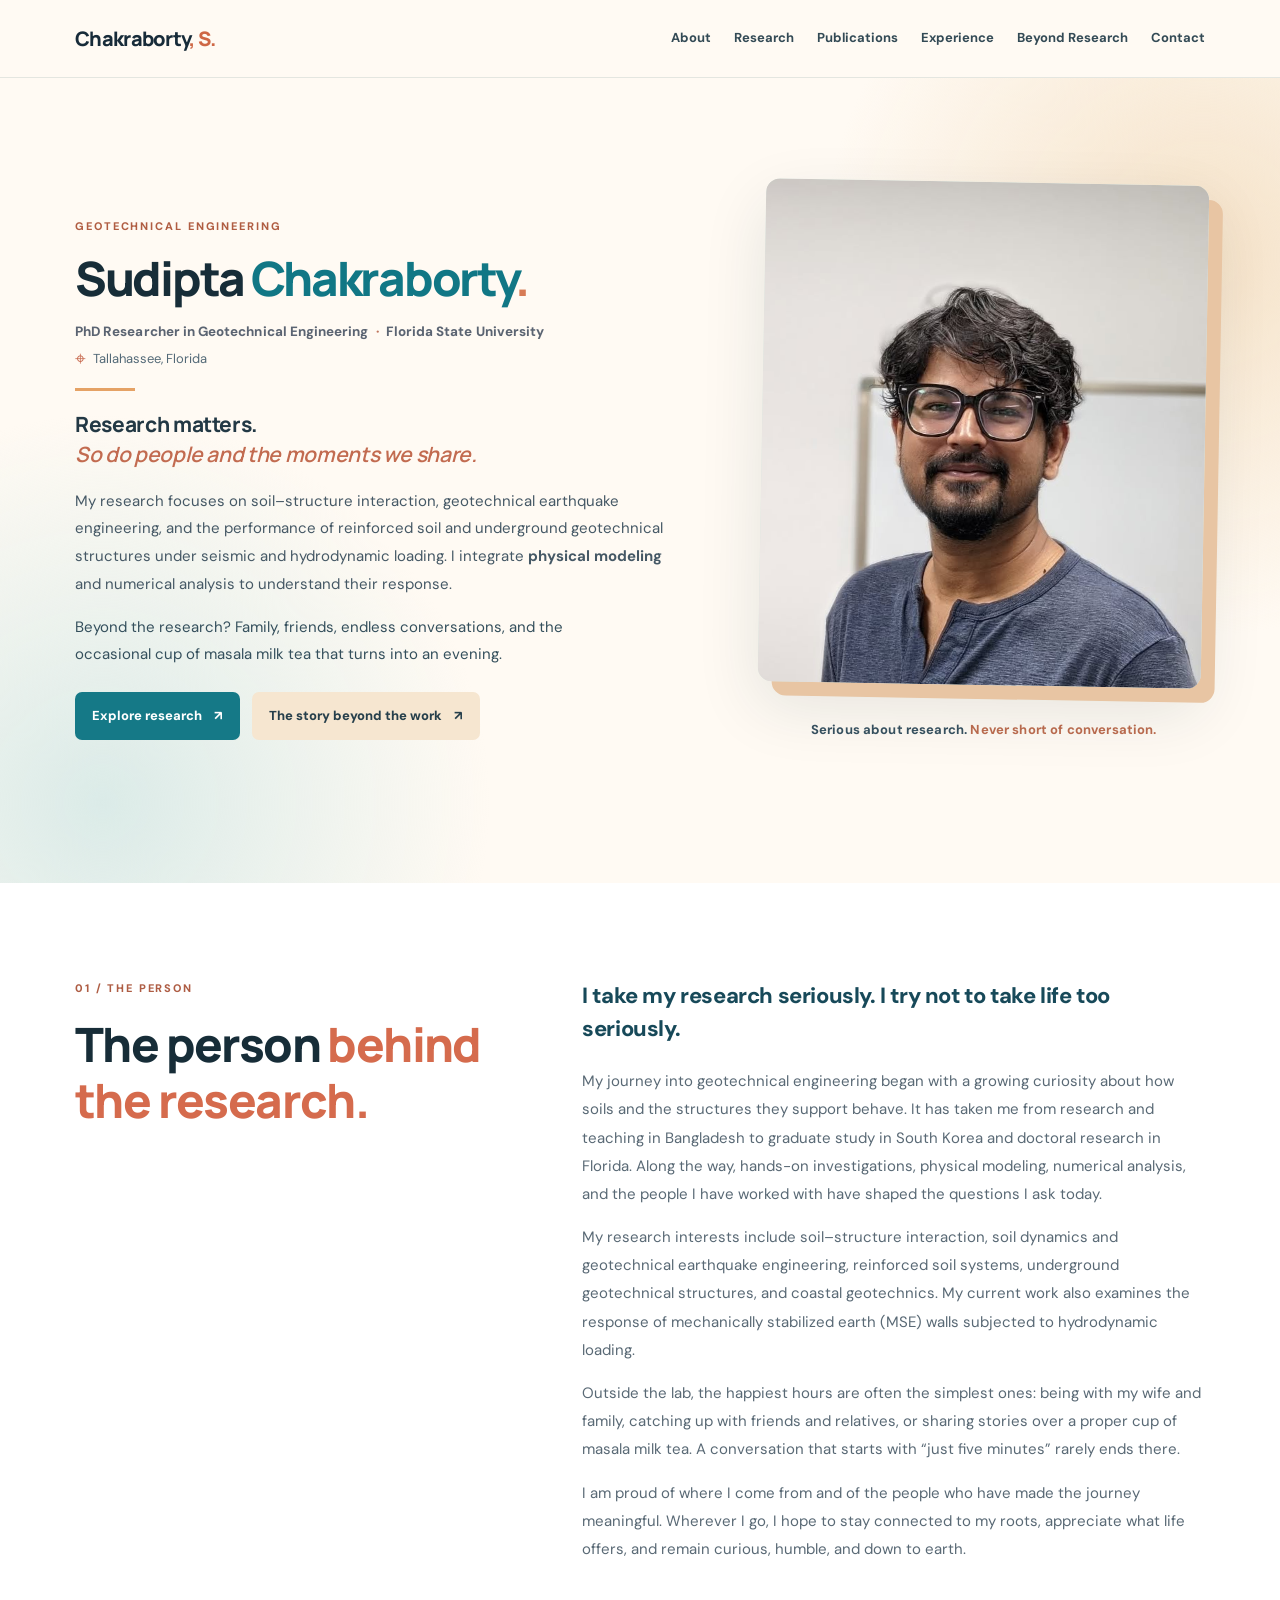
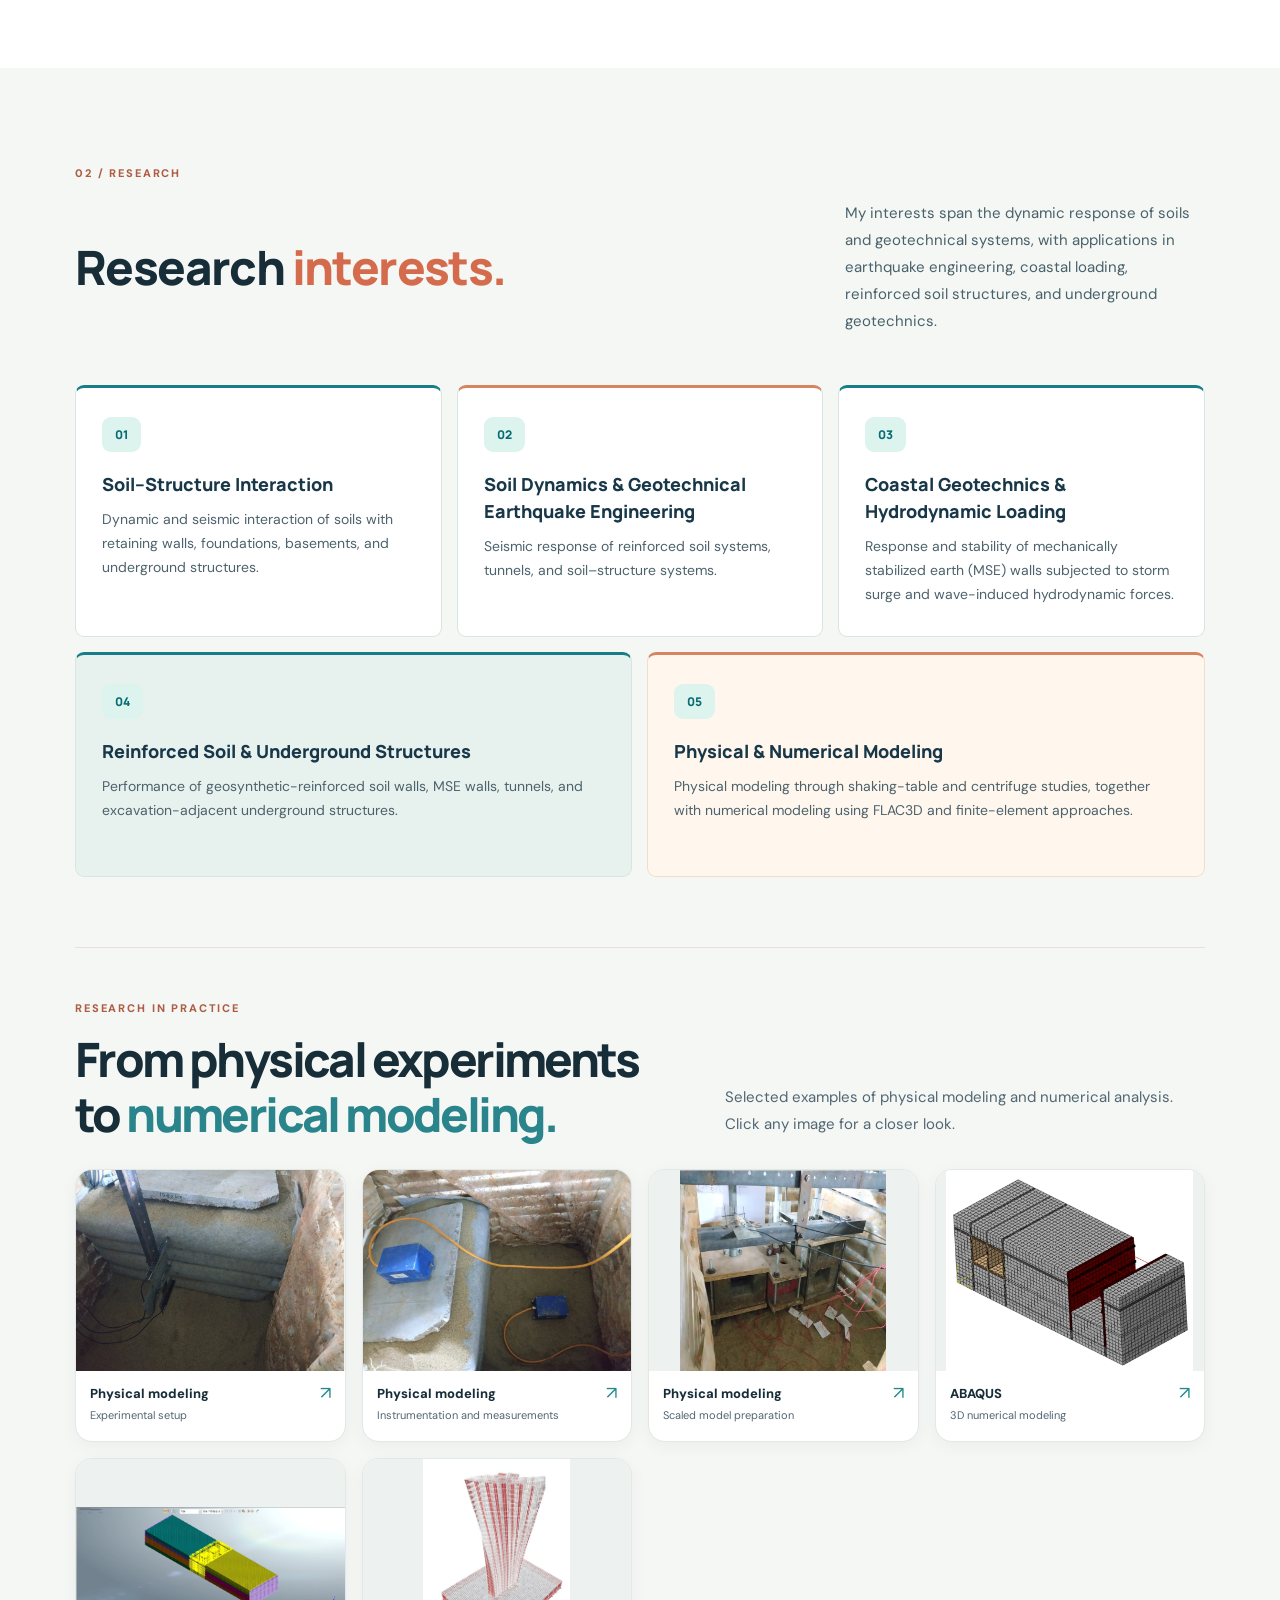
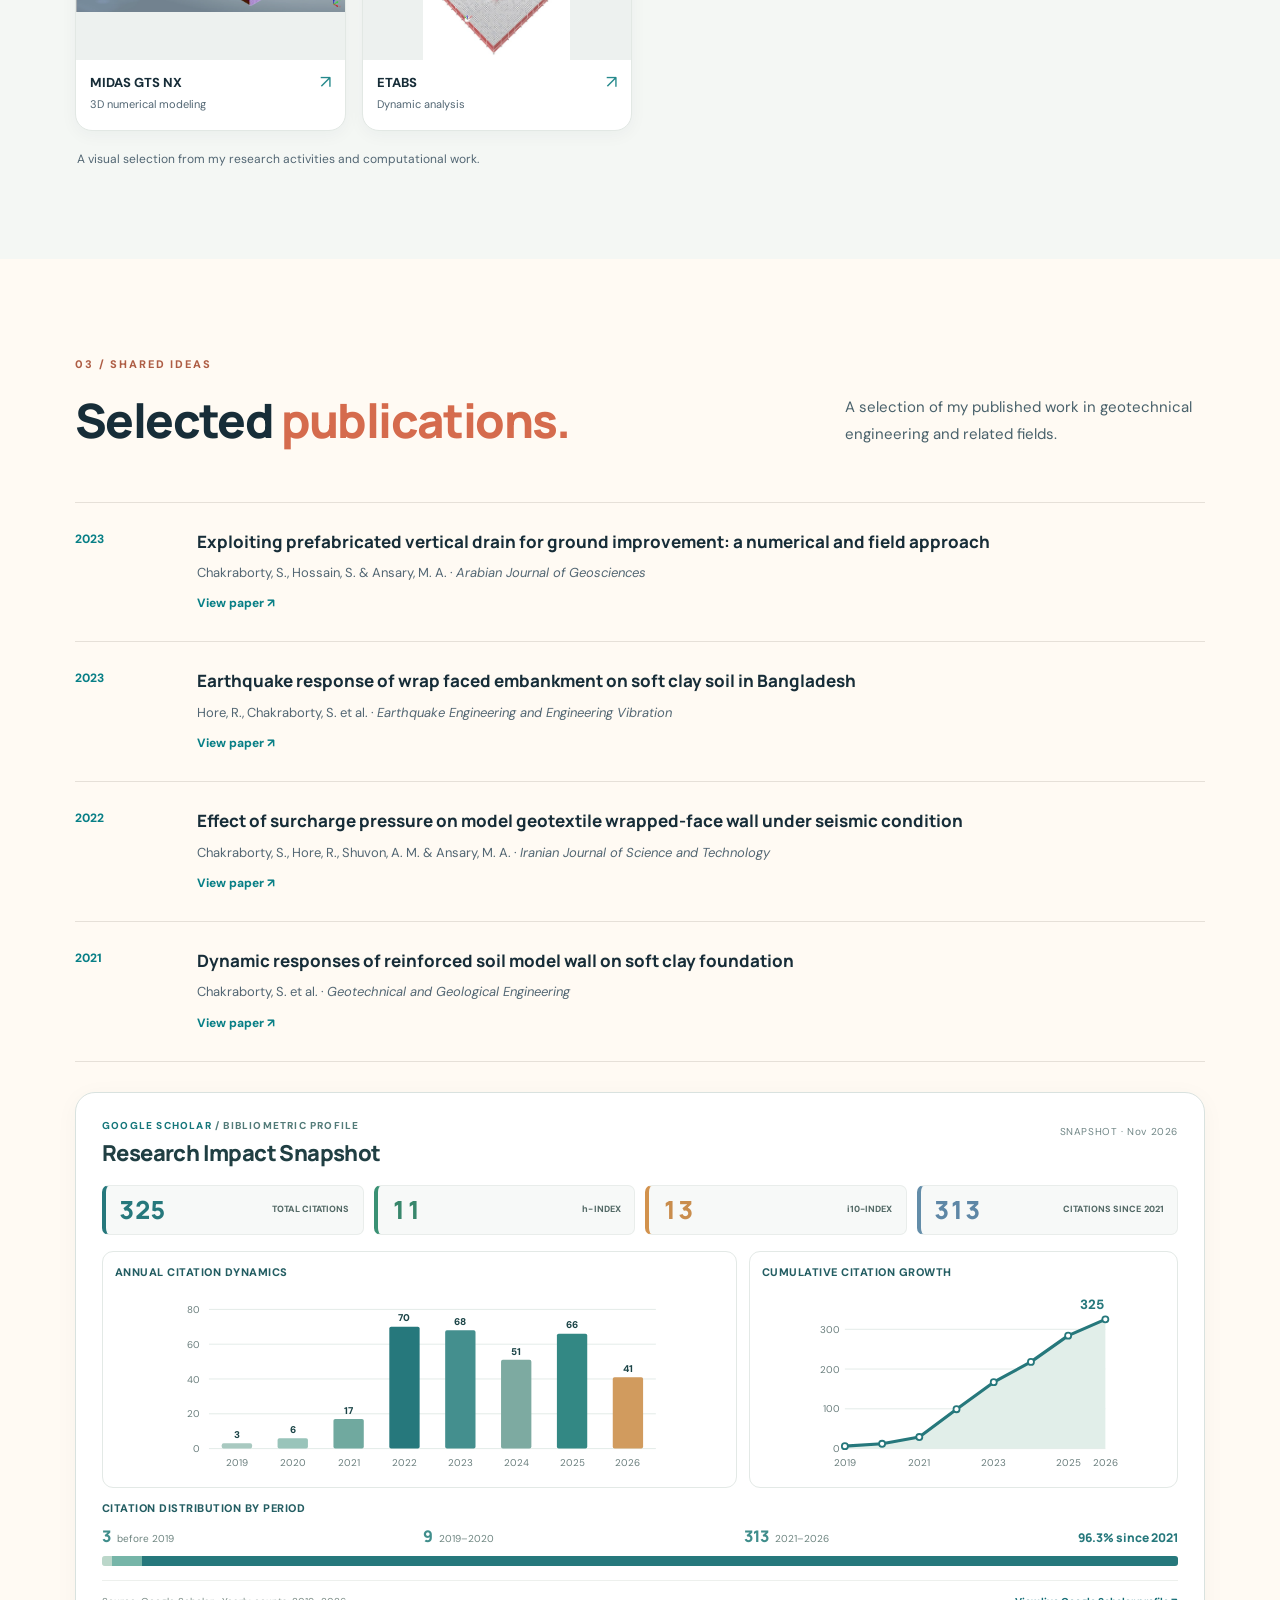
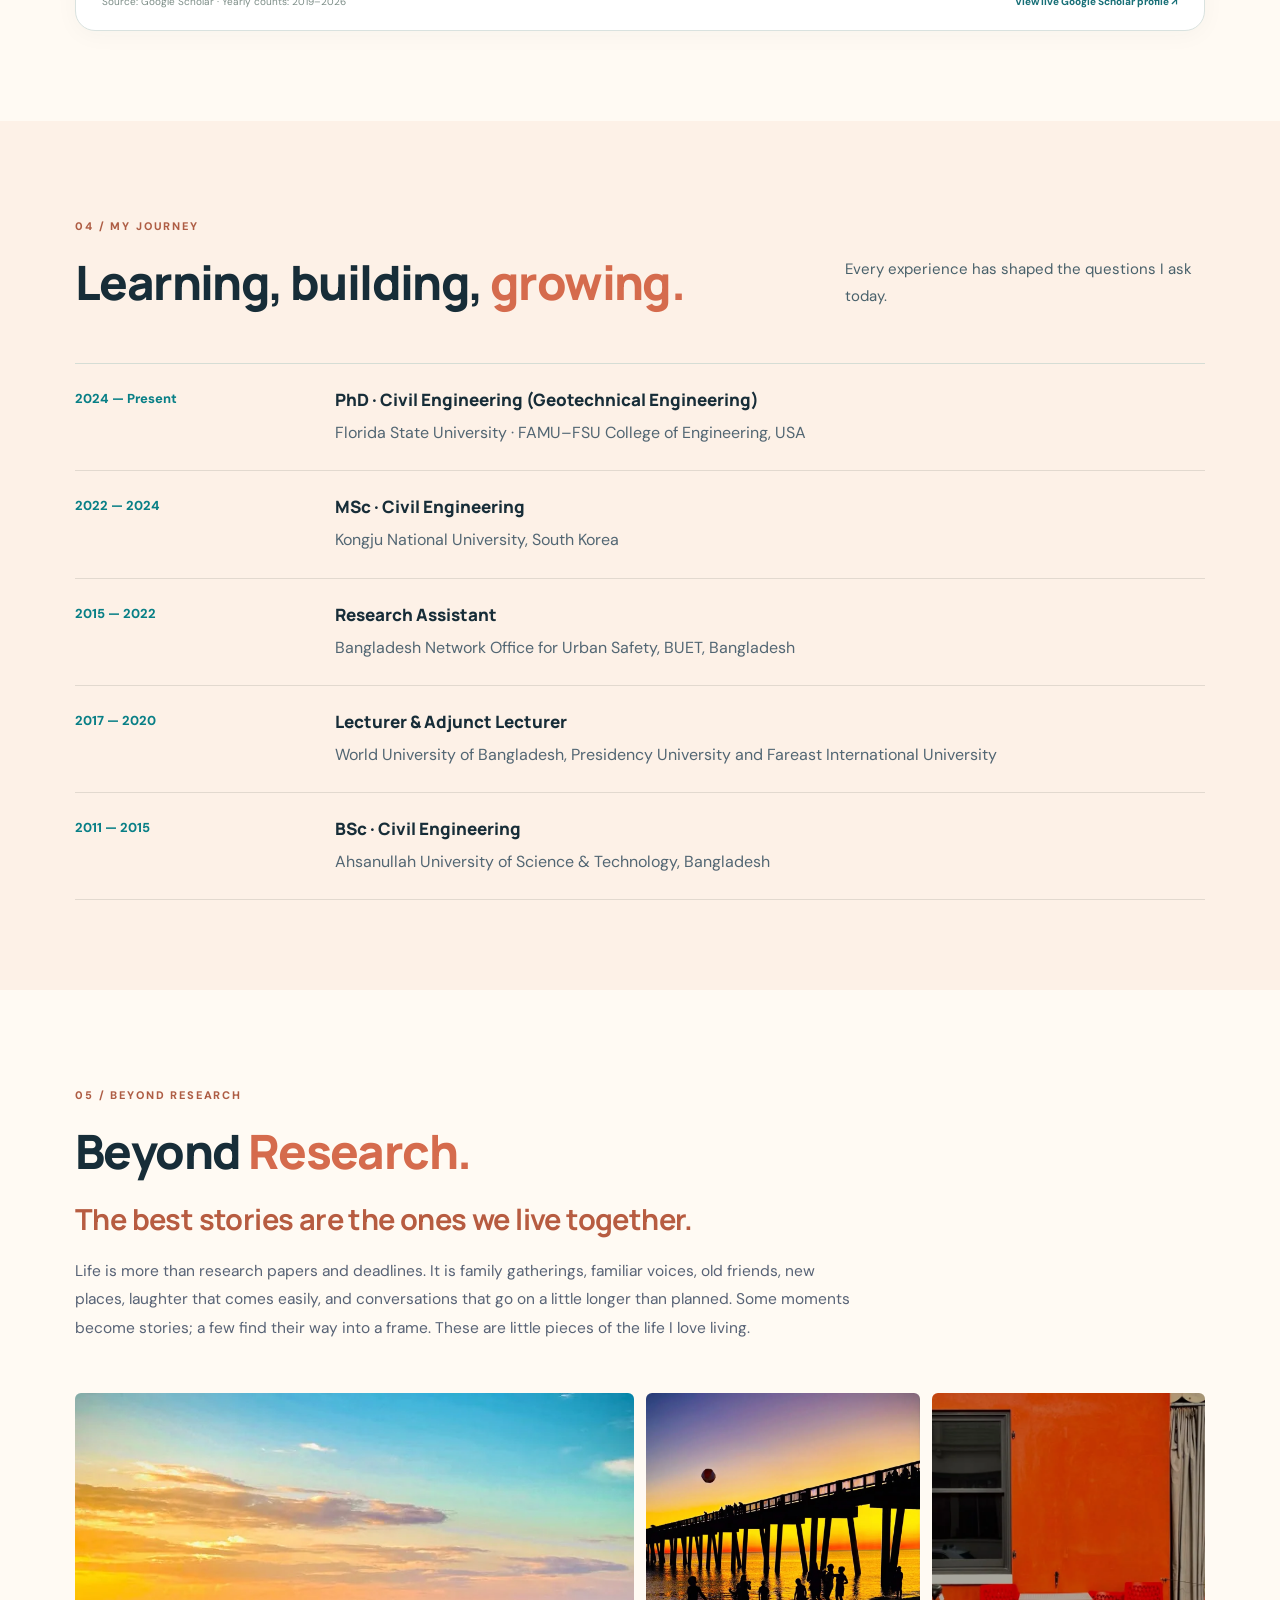
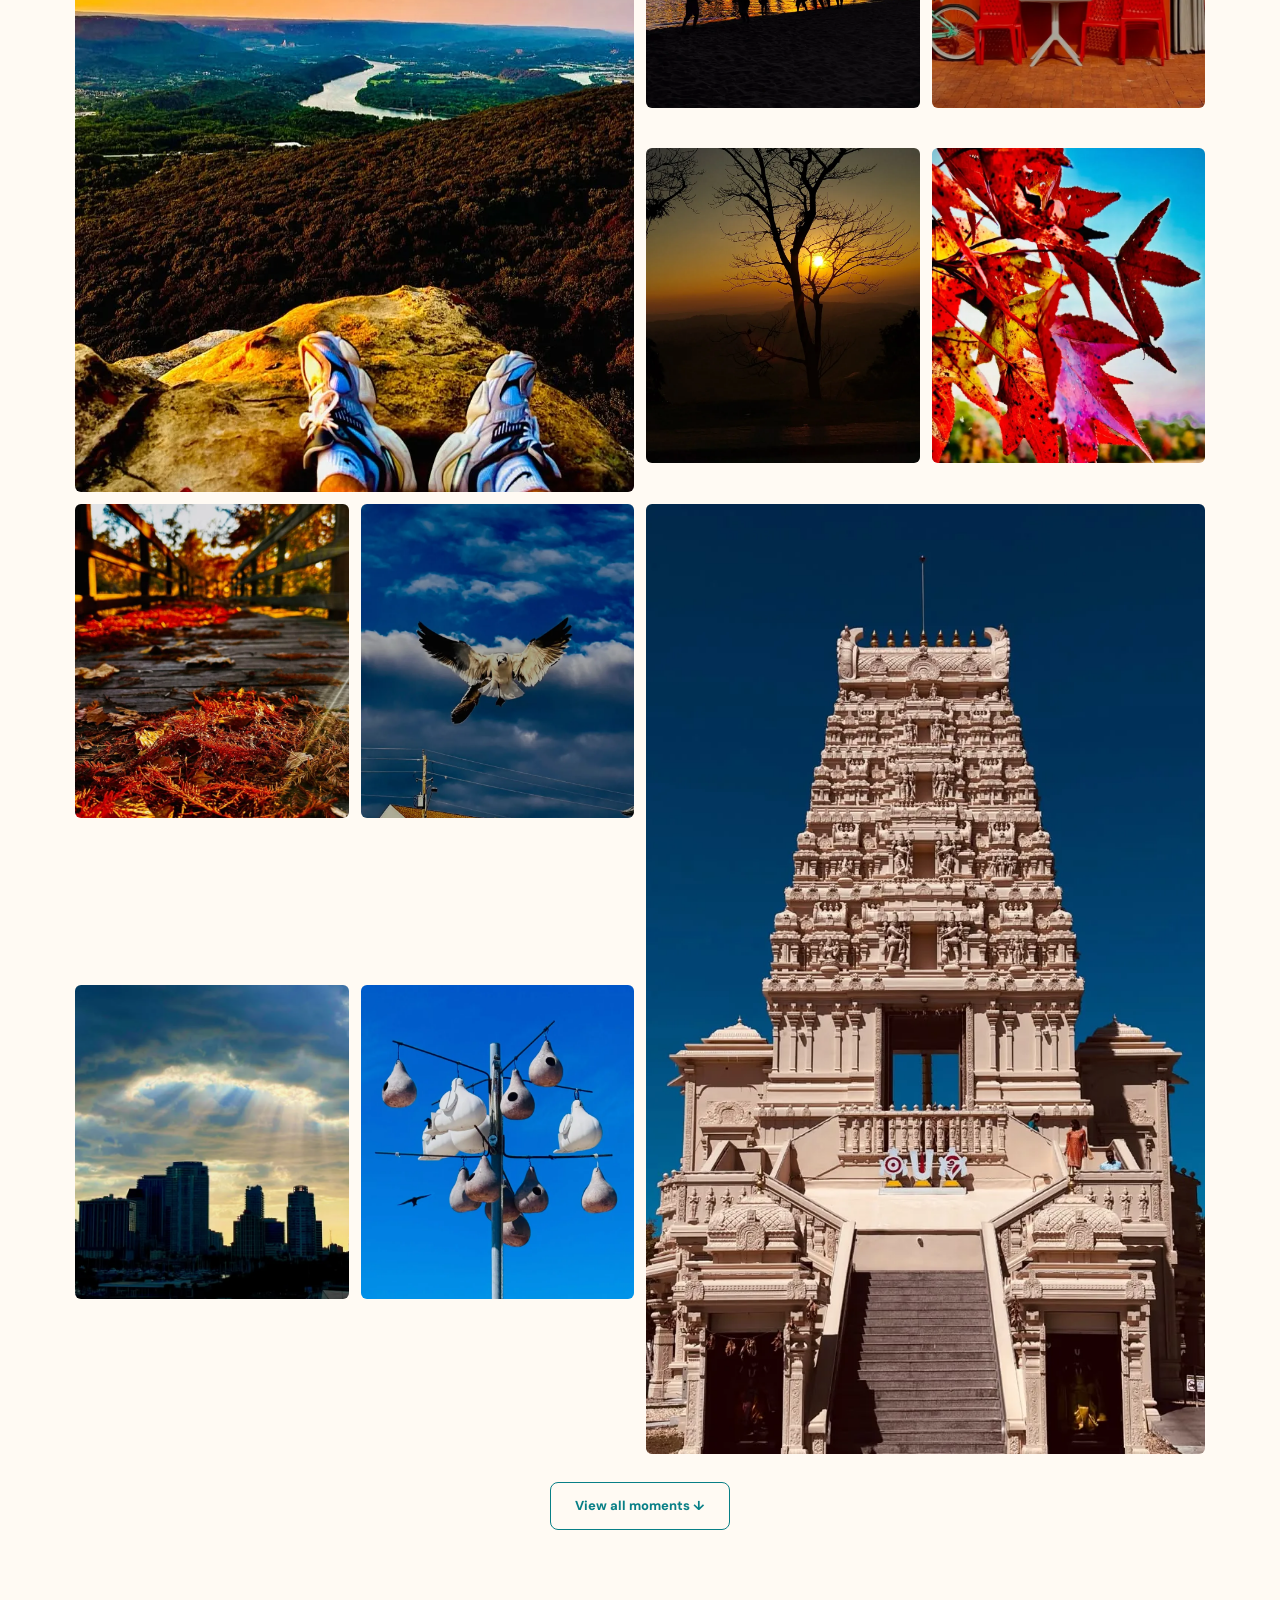
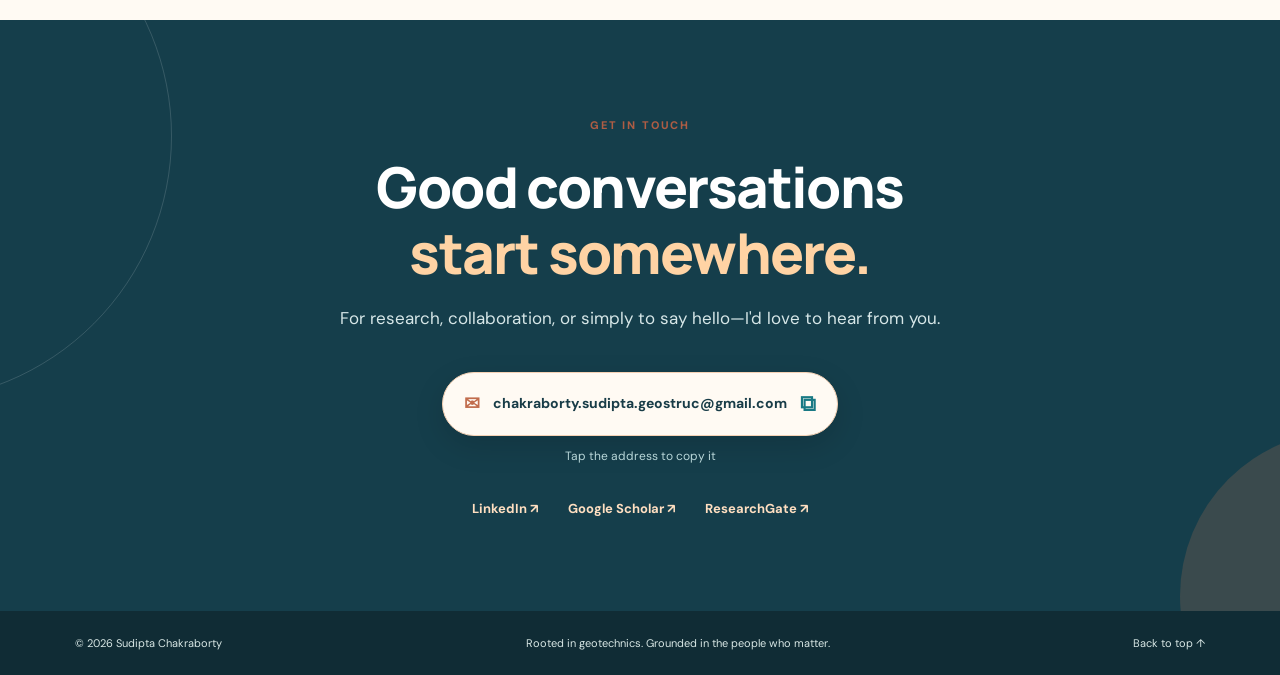
<file: index.html>
<!DOCTYPE html>

<html lang="en"><head>
<!-- Google Analytics 4 -->
<script async src="https://www.googletagmanager.com/gtag/js?id=G-PZC6RPBNGX"></script>
<script>
  window.dataLayer = window.dataLayer || [];
  function gtag(){dataLayer.push(arguments);}
  gtag('js', new Date());
  gtag('config', 'G-PZC6RPBNGX');
</script>
  <meta charset="utf-8"/><meta content="width=device-width,initial-scale=1" name="viewport"/><meta content="Sudipta Chakraborty — geotechnical engineering PhD researcher studying soil–structure interaction, reinforced soil systems, and seismic and hydrodynamic loading." name="description"/><title>Sudipta Chakraborty | Geotechnical Engineering</title><link href="https://fonts.googleapis.com" rel="preconnect"/><link crossorigin="" href="https://fonts.gstatic.com" rel="preconnect"/><link href="https://fonts.googleapis.com/css2?family=DM+Sans:wght@400;500;600;700&amp;family=Manrope:wght@400;500;600;700;800&amp;display=swap" rel="stylesheet"/><link href="style.css" rel="stylesheet"/></head><body>
<header class="site-header"><div class="wrap nav"><a class="brand" href="#top">Chakraborty<span class="dot">, S.</span></a><button aria-expanded="false" aria-label="Toggle menu" class="menu-toggle" type="button">☰</button><nav aria-label="Main navigation" class="nav-links"><a href="#about">About</a><a href="#research">Research</a><a href="#publications">Publications</a><a href="#experience">Experience</a><a href="#beyond">Beyond Research</a><a href="#contact">Contact</a></nav></div></header>
<main id="top"><section class="hero"><div class="wrap hero-grid"><div><span class="eyebrow">GEOTECHNICAL ENGINEERING</span>
<h1>Sudipta <em>Chakraborty</em><span class="name-period">.</span></h1>
<p class="role">PhD Researcher in Geotechnical Engineering <span class="role-separator">·</span> Florida State University</p><p class="hero-location"><span aria-hidden="true" class="location-pin">⌖</span> Tallahassee, Florida</p>
<div class="hero-separator"></div>
<p class="hero-hook">Research matters.<br/><i>So do people and the moments we share.</i></p>
<p class="lead">My research focuses on soil–structure interaction, geotechnical earthquake engineering, and the performance of reinforced soil and underground geotechnical structures under seismic and hydrodynamic loading. I integrate <strong>physical modeling</strong> and numerical analysis to understand their response.</p>
<p class="hero-human">Beyond the research? Family, friends, endless conversations, and the occasional cup of masala milk tea that turns into an evening.</p>
<div class="actions"><a class="btn primary" href="#research">Explore research <span>↗</span></a><a class="btn secondary" href="#about">The story beyond the work <span>↗</span></a></div></div><div class="hero-picture"><div class="hero-photo"><img alt="Portrait of Sudipta Chakraborty" src="assets/portrait.jpg"/></div><span class="portrait-caption">Serious about research. <i>Never short of conversation.</i></span></div></div></section>
<section class="section about-section" id="about"><div class="wrap two-col"><div><span class="eyebrow">01 / THE PERSON</span><h2>The person <i>behind the research.</i></h2></div><div><p class="large-copy">I take my research seriously. I try not to take life too seriously.</p>
<p>My journey into geotechnical engineering began with a growing curiosity about how soils and the structures they support behave. It has taken me from research and teaching in Bangladesh to graduate study in South Korea and doctoral research in Florida. Along the way, hands-on investigations, physical modeling, numerical analysis, and the people I have worked with have shaped the questions I ask today.</p>
<p>My research interests include soil–structure interaction, soil dynamics and geotechnical earthquake engineering, reinforced soil systems, underground geotechnical structures, and coastal geotechnics. My current work also examines the response of mechanically stabilized earth (MSE) walls subjected to hydrodynamic loading.</p>
<p>Outside the lab, the happiest hours are often the simplest ones: being with my wife and family, catching up with friends and relatives, or sharing stories over a proper cup of masala milk tea. A conversation that starts with “just five minutes” rarely ends there.</p>
<p>I am proud of where I come from and of the people who have made the journey meaningful. Wherever I go, I hope to stay connected to my roots, appreciate what life offers, and remain curious, humble, and down to earth.</p></div></div></section>
<section class="section paper-section" id="research"><div class="wrap"><span class="eyebrow">02 / RESEARCH</span><div class="section-head"><h2>Research <i>interests.</i></h2><p>My interests span the dynamic response of soils and geotechnical systems, with applications in earthquake engineering, coastal loading, reinforced soil structures, and underground geotechnics.</p></div><div class="research-grid"><article class="research-card"><span class="card-icon">01</span><h3>Soil–Structure Interaction</h3><p>Dynamic and seismic interaction of soils with retaining walls, foundations, basements, and underground structures.</p></article><article class="research-card"><span class="card-icon">02</span><h3>Soil Dynamics &amp; Geotechnical Earthquake Engineering</h3><p>Seismic response of reinforced soil systems, tunnels, and soil–structure systems.</p></article><article class="research-card"><span class="card-icon">03</span><h3>Coastal Geotechnics &amp; Hydrodynamic Loading</h3><p>Response and stability of mechanically stabilized earth (MSE) walls subjected to storm surge and wave-induced hydrodynamic forces.</p></article><article class="research-card"><span class="card-icon">04</span><h3>Reinforced Soil &amp; Underground Structures</h3><p>Performance of geosynthetic-reinforced soil walls, MSE walls, tunnels, and excavation-adjacent underground structures.</p></article><article class="research-card"><span class="card-icon">05</span><h3>Physical &amp; Numerical Modeling</h3><p>Physical modeling through shaking-table and centrifuge studies, together with numerical modeling using FLAC3D and finite-element approaches.</p></article></div><div class="research-showcase" id="research-photos"><div class="showcase-heading"><div><span class="eyebrow">RESEARCH IN PRACTICE</span><h3>From physical experiments to <i>numerical modeling.</i></h3></div><p>Selected examples of physical modeling and numerical analysis. Click any image for a closer look.</p></div><div class="research-photo-grid"><a aria-label="View Physical modeling experimental setup" class="research-photo" href="assets/research/research-01.webp" rel="noopener" target="_blank"><span class="research-photo-image"><img alt="Physical modeling experimental setup" decoding="async" loading="lazy" src="assets/research/research-01.webp"/></span><span class="research-photo-meta"><strong>Physical modeling</strong><small>Experimental setup</small></span><span aria-hidden="true" class="research-expand">↗</span></a><a aria-label="View Physical modeling instrumentation and measurements" class="research-photo" href="assets/research/research-02.webp" rel="noopener" target="_blank"><span class="research-photo-image"><img alt="Physical modeling instrumentation and measurements" decoding="async" loading="lazy" src="assets/research/research-02.webp"/></span><span class="research-photo-meta"><strong>Physical modeling</strong><small>Instrumentation and measurements</small></span><span aria-hidden="true" class="research-expand">↗</span></a><a aria-label="View Physical modeling scaled model preparation" class="research-photo" href="assets/research/research-03.webp" rel="noopener" target="_blank"><span class="research-photo-image"><img alt="Physical modeling scaled model preparation" decoding="async" loading="lazy" src="assets/research/research-03.webp"/></span><span class="research-photo-meta"><strong>Physical modeling</strong><small>Scaled model preparation</small></span><span aria-hidden="true" class="research-expand">↗</span></a><a aria-label="View ABAQUS three-dimensional numerical model" class="research-photo" href="assets/research/research-04.webp" rel="noopener" target="_blank"><span class="research-photo-image"><img alt="ABAQUS three-dimensional numerical model" decoding="async" loading="lazy" src="assets/research/research-04.webp"/></span><span class="research-photo-meta"><strong>ABAQUS</strong><small>3D numerical modeling</small></span><span aria-hidden="true" class="research-expand">↗</span></a><a aria-label="View MIDAS GTS NX three-dimensional numerical model" class="research-photo" href="assets/research/research-05.webp" rel="noopener" target="_blank"><span class="research-photo-image"><img alt="MIDAS GTS NX three-dimensional numerical model" decoding="async" loading="lazy" src="assets/research/research-05.webp"/></span><span class="research-photo-meta"><strong>MIDAS GTS NX</strong><small>3D numerical modeling</small></span><span aria-hidden="true" class="research-expand">↗</span></a><a aria-label="View ETABS dynamic analysis model" class="research-photo" href="assets/research/research-08.webp" rel="noopener" target="_blank"><span class="research-photo-image"><img alt="ETABS dynamic analysis model" decoding="async" loading="lazy" src="assets/research/research-08.webp"/></span><span class="research-photo-meta"><strong>ETABS</strong><small>Dynamic analysis</small></span><span aria-hidden="true" class="research-expand">↗</span></a></div><p class="showcase-footnote">A visual selection from my research activities and computational work.</p></div></div></section>
<section class="section" id="publications"><div class="wrap"><span class="eyebrow">03 / SHARED IDEAS</span><div class="section-head"><h2>Selected <i>publications.</i></h2><p>A selection of my published work in geotechnical engineering and related fields.</p></div><div class="publications">
<article class="pub"><span class="pub-year">2023</span><div><h3>Exploiting prefabricated vertical drain for ground improvement: a numerical and field approach</h3><p>Chakraborty, S., Hossain, S. &amp; Ansary, M. A. · <i>Arabian Journal of Geosciences</i></p><a href="https://doi.org/10.1007/s12517-023-11528-5" rel="noopener" target="_blank">View paper ↗</a></div></article>
<article class="pub"><span class="pub-year">2023</span><div><h3>Earthquake response of wrap faced embankment on soft clay soil in Bangladesh</h3><p>Hore, R., Chakraborty, S. et al. · <i>Earthquake Engineering and Engineering Vibration</i></p><a href="https://doi.org/10.1007/s11803-023-2194-8" rel="noopener" target="_blank">View paper ↗</a></div></article>
<article class="pub"><span class="pub-year">2022</span><div><h3>Effect of surcharge pressure on model geotextile wrapped-face wall under seismic condition</h3><p>Chakraborty, S., Hore, R., Shuvon, A. M. &amp; Ansary, M. A. · <i>Iranian Journal of Science and Technology</i></p><a href="https://doi.org/10.1007/s40996-022-00900-2" rel="noopener" target="_blank">View paper ↗</a></div></article>
<article class="pub"><span class="pub-year">2021</span><div><h3>Dynamic responses of reinforced soil model wall on soft clay foundation</h3><p>Chakraborty, S. et al. · <i>Geotechnical and Geological Engineering</i></p><a href="https://doi.org/10.1007/s10706-020-01665-z" rel="noopener" target="_blank">View paper ↗</a></div></article></div>
<!-- Research Impact Snapshot: all figures reflect the Google Scholar source shown below. -->
<aside class="sci-panel" aria-label="Research Impact Snapshot">
  <div class="sci-head"><div><p class="sci-overline">GOOGLE SCHOLAR <span>/ BIBLIOMETRIC PROFILE</span></p><h3>Research Impact Snapshot</h3></div><span class="sci-date" id="sciDate">SNAPSHOT · Nov 2026</span></div>
  <div class="sci-metrics">
    <div class="sci-metric sci-metric-a"><strong id="sciTotal">325</strong><span>TOTAL CITATIONS</span></div>
    <div class="sci-metric sci-metric-b"><strong id="sciH">11</strong><span>h-INDEX</span></div>
    <div class="sci-metric sci-metric-c"><strong id="sciI10">13</strong><span>i10-INDEX</span></div>
    <div class="sci-metric sci-metric-d"><strong id="sciSince">313</strong><span>CITATIONS SINCE 2021</span></div>
  </div>
  <div class="sci-charts">
    <section class="sci-chart-box sci-annual"><div class="sci-chart-title">Annual Citation Dynamics </div><div id="sciBars"><svg class="sci-svg" viewBox="0 0 560 213" role="img" aria-label="Annual citations: 2019: 3, 2020: 6, 2021: 17, 2022: 70, 2023: 68, 2024: 51, 2025: 66, 2026: 41" xmlns="http://www.w3.org/2000/svg"><line x1="44" x2="545" y1="180.0" y2="180.0" class="sci-grid-line"/><text x="34" y="184.0" text-anchor="end" class="sci-tick">0</text><line x1="44" x2="545" y1="141.0" y2="141.0" class="sci-grid-line"/><text x="34" y="145.0" text-anchor="end" class="sci-tick">20</text><line x1="44" x2="545" y1="102.0" y2="102.0" class="sci-grid-line"/><text x="34" y="106.0" text-anchor="end" class="sci-tick">40</text><line x1="44" x2="545" y1="63.0" y2="63.0" class="sci-grid-line"/><text x="34" y="67.0" text-anchor="end" class="sci-tick">60</text><line x1="44" x2="545" y1="24.0" y2="24.0" class="sci-grid-line"/><text x="34" y="28.0" text-anchor="end" class="sci-tick">80</text><rect x="58.3" y="174.2" width="34" height="5.8" rx="2" fill="#a8c9c0"/><text x="75.3" y="168.2" text-anchor="middle" class="sci-value">3</text><text x="75.3" y="200" text-anchor="middle" class="sci-year">2019</text><rect x="120.9" y="168.3" width="34" height="11.7" rx="2" fill="#99c4ba"/><text x="137.9" y="162.3" text-anchor="middle" class="sci-value">6</text><text x="137.9" y="200" text-anchor="middle" class="sci-year">2020</text><rect x="183.6" y="146.8" width="34" height="33.1" rx="2" fill="#70a99f"/><text x="200.6" y="140.8" text-anchor="middle" class="sci-value">17</text><text x="200.6" y="200" text-anchor="middle" class="sci-year">2021</text><rect x="246.2" y="43.5" width="34" height="136.5" rx="2" fill="#26787c"/><text x="263.2" y="37.5" text-anchor="middle" class="sci-value">70</text><text x="263.2" y="200" text-anchor="middle" class="sci-year">2022</text><rect x="308.8" y="47.4" width="34" height="132.6" rx="2" fill="#448f8e"/><text x="325.8" y="41.4" text-anchor="middle" class="sci-value">68</text><text x="325.8" y="200" text-anchor="middle" class="sci-year">2023</text><rect x="371.4" y="80.5" width="34" height="99.5" rx="2" fill="#7daaa1"/><text x="388.4" y="74.5" text-anchor="middle" class="sci-value">51</text><text x="388.4" y="200" text-anchor="middle" class="sci-year">2024</text><rect x="434.1" y="51.3" width="34" height="128.7" rx="2" fill="#338884"/><text x="451.1" y="45.3" text-anchor="middle" class="sci-value">66</text><text x="451.1" y="200" text-anchor="middle" class="sci-year">2025</text><rect x="496.7" y="100.0" width="34" height="80.0" rx="2" fill="#d19b5e"/><text x="513.7" y="94.0" text-anchor="middle" class="sci-value">41</text><text x="513.7" y="200" text-anchor="middle" class="sci-year">2026</text></svg></div></section>
    <section class="sci-chart-box sci-cumulative"><div class="sci-chart-title">Cumulative Citation Growth</div><div id="sciLine"><svg class="sci-svg" viewBox="0 0 340 213" role="img" aria-label="Cumulative citations 2019 through 2026 ending at 325, including 3 before 2019" xmlns="http://www.w3.org/2000/svg"><line x1="37" x2="329" y1="180.0" y2="180.0" class="sci-grid-line"/><text x="31" y="184.0" text-anchor="end" class="sci-tick">0</text><line x1="37" x2="329" y1="135.4" y2="135.4" class="sci-grid-line"/><text x="31" y="139.4" text-anchor="end" class="sci-tick">100</text><line x1="37" x2="329" y1="90.9" y2="90.9" class="sci-grid-line"/><text x="31" y="94.9" text-anchor="end" class="sci-tick">200</text><line x1="37" x2="329" y1="46.3" y2="46.3" class="sci-grid-line"/><text x="31" y="50.3" text-anchor="end" class="sci-tick">300</text><polygon points="37,180 37.0,177.3 78.7,174.7 120.4,167.1 162.1,135.9 203.9,105.6 245.6,82.8 287.3,53.4 329.0,35.1 329,180" fill="#e1eee9" opacity=".9"/><polyline points="37.0,177.3 78.7,174.7 120.4,167.1 162.1,135.9 203.9,105.6 245.6,82.8 287.3,53.4 329.0,35.1" fill="none" stroke="#26787c" stroke-width="3.5" stroke-linecap="round" stroke-linejoin="round"/><circle cx="37.0" cy="177.3" r="3.4" fill="#fff" stroke="#26787c" stroke-width="2"/><text x="37.0" y="200" text-anchor="middle" class="sci-year">2019</text><circle cx="78.7" cy="174.7" r="3.4" fill="#fff" stroke="#26787c" stroke-width="2"/><circle cx="120.4" cy="167.1" r="3.4" fill="#fff" stroke="#26787c" stroke-width="2"/><text x="120.42857142857143" y="200" text-anchor="middle" class="sci-year">2021</text><circle cx="162.1" cy="135.9" r="3.4" fill="#fff" stroke="#26787c" stroke-width="2"/><circle cx="203.9" cy="105.6" r="3.4" fill="#fff" stroke="#26787c" stroke-width="2"/><text x="203.85714285714286" y="200" text-anchor="middle" class="sci-year">2023</text><circle cx="245.6" cy="82.8" r="3.4" fill="#fff" stroke="#26787c" stroke-width="2"/><circle cx="287.3" cy="53.4" r="3.4" fill="#fff" stroke="#26787c" stroke-width="2"/><text x="287.2857142857143" y="200" text-anchor="middle" class="sci-year">2025</text><circle cx="329.0" cy="35.1" r="3.4" fill="#fff" stroke="#26787c" stroke-width="2"/><text x="329.0" y="200" text-anchor="middle" class="sci-year">2026</text><text x="327.0" y="23.1" text-anchor="end" class="sci-end-value">325</text></svg></div></section>
  </div>
  <div class="sci-distribution"><div class="sci-chart-title">Citation Distribution by Period</div>
    <div class="sci-breakdown"><span><strong id="sciBefore">3</strong> before 2019</span><span><strong id="sciMid">9</strong> 2019–2020</span><span><strong id="sciRecent">313</strong> 2021–2026</span><strong id="sciPercent">96.3% since 2021</strong></div>
    <div class="sci-track" aria-label="Citation shares by period"><span id="sciPartBefore" style="width:0.9231%"></span><span id="sciPartMid" style="width:2.7692%"></span><span id="sciPartRecent" style="width:96.3077%"></span></div>
  </div>
  <div class="sci-bottom"><span>Source: Google Scholar · Yearly counts: 2019–2026</span><a target="_blank" rel="noopener noreferrer" href="https://scholar.google.com/citations?user=aF-AD1QAAAAJ&amp;hl=en">View live Google Scholar profile ↗</a></div>
</aside>
</div></section>
<section class="section experience-section" id="experience"><div class="wrap"><span class="eyebrow">04 / MY JOURNEY</span><div class="section-head"><h2>Learning, building, <i>growing.</i></h2><p>Every experience has shaped the questions I ask today.</p></div><div class="timeline"><div class="timeline-item"><span>2024 — Present</span><div><h3>PhD · Civil Engineering (Geotechnical Engineering)</h3><p>Florida State University · FAMU–FSU College of Engineering, USA</p></div></div><div class="timeline-item"><span>2022 — 2024</span><div><h3>MSc · Civil Engineering</h3><p>Kongju National University, South Korea</p></div></div><div class="timeline-item"><span>2015 — 2022</span><div><h3>Research Assistant</h3><p>Bangladesh Network Office for Urban Safety, BUET, Bangladesh</p></div></div><div class="timeline-item"><span>2017 — 2020</span><div><h3>Lecturer &amp; Adjunct Lecturer</h3><p>World University of Bangladesh, Presidency University and Fareast International University</p></div></div><div class="timeline-item"><span>2011 — 2015</span><div><h3>BSc · Civil Engineering</h3><p>Ahsanullah University of Science &amp; Technology, Bangladesh</p></div></div></div></div></section>
<section class="section gallery-section" id="beyond"><div class="wrap"><span class="eyebrow">05 / BEYOND RESEARCH</span><div class="section-head"><div><h2>Beyond <i>Research.</i></h2><p class="gallery-quote">The best stories are the ones we live together.</p><p class="gallery-intro">Life is more than research papers and deadlines. It is family gatherings, familiar voices, old friends, new places, laughter that comes easily, and conversations that go on a little longer than planned. Some moments become stories; a few find their way into a frame. These are little pieces of the life I love living.</p></div></div><div class="photo-grid" id="photoGrid"></div><button class="show-more" id="morePhotos" type="button">View all moments ↓</button></div></section>
<section class="section contact-section" id="contact"><div class="wrap contact-wrap"><span class="eyebrow">GET IN TOUCH</span><h2>Good conversations<br/><i>start somewhere.</i></h2><p>For research, collaboration, or simply to say hello—I'd love to hear from you.</p><button aria-label="Copy email address: chakraborty.sudipta.geostruc@gmail.com" class="email-pill" id="copyEmail" title="Click to copy email" type="button"><span class="email-pill-icon">✉</span><span class="email-pill-address">chakraborty.sudipta.geostruc@gmail.com</span><span aria-hidden="true" class="email-pill-copy">⧉</span></button><span aria-live="polite" class="copy-hint" id="copyHint">Tap the address to copy it</span><div class="socials"><a href="https://www.linkedin.com/in/sudipta-chakraborty-29608b140/" rel="noopener" target="_blank">LinkedIn ↗</a><a href="https://scholar.google.com/citations?user=aF-AD1QAAAAJ&amp;hl=en" rel="noopener" target="_blank">Google Scholar ↗</a><a href="https://www.researchgate.net/profile/Sudipta-Chakraborty-10" rel="noopener" target="_blank">ResearchGate ↗</a></div></div></section></main><footer><div class="wrap footer-inner"><span>© <span id="year"></span> Sudipta Chakraborty</span><span>Rooted in geotechnics. Grounded in the people who matter.</span><a href="#top">Back to top ↑</a></div></footer>
<div aria-label="Photography viewer" aria-modal="true" class="lightbox" hidden="" id="lightbox" role="dialog"><button aria-label="Close photo viewer" class="close-lightbox" type="button">×</button><button aria-label="Previous photo" class="prev-photo" type="button">‹</button><img alt="Enlarged personal photograph" id="lightboxImg"/><button aria-label="Next photo" class="next-photo" type="button">›</button><div class="photo-count" id="photoCount"></div></div><script src="script.js"></script>
<script>
/* Update citations.json each January and July. A static snapshot remains visible when opened locally. */
(function(){
  if (location.protocol === 'file:') return;
  fetch('citations.json',{cache:'no-cache'}).then(r=>{if(!r.ok)throw Error('no data');return r.json()}).then(d=>{
    const annual=d.yearly||[];
    if(!annual.length || !Number.isFinite(Number(d.citations))) return;
    const total=Number(d.citations), early=total-annual.reduce((a,x)=>a+Number(x.count),0);
    const mid=annual.filter(x=>Number(x.year)<2021).reduce((a,x)=>a+Number(x.count),0);
    const recent=annual.filter(x=>Number(x.year)>=2021).reduce((a,x)=>a+Number(x.count),0);
    const val=(id,v)=>{const el=document.getElementById(id);if(el)el.textContent=v};
    val('sciTotal',total); val('sciH',d.hIndex);val('sciI10',d.i10Index);val('sciSince',recent);
    val('sciBefore',early);val('sciMid',mid);val('sciRecent',recent);val('sciPercent',(recent/total*100).toFixed(1)+'% since 2021');
    const update=new Date(d.updated+'T12:00:00Z');if(!isNaN(update))val('sciDate','SNAPSHOT · '+update.toLocaleDateString('en-US',{month:'short',year:'numeric',timeZone:'UTC'}));
    const parts=[early,mid,recent];['sciPartBefore','sciPartMid','sciPartRecent'].forEach((id,i)=>{document.getElementById(id).style.width=Math.max(0,parts[i]/total*100)+'%'});
    const NS='http://www.w3.org/2000/svg';
    const svg=(w,h,aria)=>{const s=document.createElementNS(NS,'svg');s.setAttribute('viewBox',`0 0 ${w} ${h}`);s.setAttribute('class','sci-svg');s.setAttribute('role','img');s.setAttribute('aria-label',aria);return s};
    function el(parent,name,attrs,text){const e=document.createElementNS(NS,name);Object.entries(attrs||{}).forEach(([k,v])=>e.setAttribute(k,String(v)));if(text!==undefined)e.textContent=String(text);parent.append(e);return e}
    const a=svg(560,213,'Annual citation count by year');const L=44,R=545,B=180,S=156/80;
    [0,20,40,60,80].forEach(t=>{const y=B-t*S;el(a,'line',{x1:L,x2:R,y1:y,y2:y,class:'sci-grid-line'});el(a,'text',{x:34,y:y+4,'text-anchor':'end',class:'sci-tick'},t)});
    const colors=['#a8c9c0','#99c4ba','#70a99f','#26787c','#448f8e','#7daaa1','#338884','#d19b5e'];
    annual.forEach((e,i)=>{const n=Number(e.count), x=L+(R-L)*(i+.5)/annual.length,h=n*S;el(a,'rect',{x:x-17,y:B-h,width:34,height:h,rx:2,fill:colors[i%colors.length]});el(a,'text',{x,y:B-h-6,'text-anchor':'middle',class:'sci-value'},n);el(a,'text',{x,y:B+20,'text-anchor':'middle',class:'sci-year'},e.year)});document.getElementById('sciBars').replaceChildren(a);
    const c=svg(340,213,'Cumulative citations by year');const l=37,r=329,b=180,scale=156/Math.max(350,total+20);[0,100,200,300].forEach(t=>{const y=b-t*scale;el(c,'line',{x1:l,x2:r,y1:y,y2:y,class:'sci-grid-line'});el(c,'text',{x:l-6,y:y+4,'text-anchor':'end',class:'sci-tick'},t)});
    let sum=early;const pts=annual.map((e,i)=>{sum+=Number(e.count);return [l+(r-l)*i/Math.max(1,annual.length-1),b-sum*scale]});
    el(c,'polygon',{points:`${l},${b} `+pts.map(p=>p.join(',')).join(' ')+` ${r},${b}`,fill:'#e1eee9'});el(c,'polyline',{points:pts.map(p=>p.join(',')).join(' '),fill:'none',stroke:'#26787c','stroke-width':3.5,'stroke-linejoin':'round'});
    pts.forEach((p,i)=>{el(c,'circle',{cx:p[0],cy:p[1],r:3.4,fill:'#fff',stroke:'#26787c','stroke-width':2});if(i%2===0||i===pts.length-1)el(c,'text',{x:p[0],y:b+20,'text-anchor':'middle',class:'sci-year'},annual[i].year)});
    const last=pts.at(-1);el(c,'text',{x:last[0]-2,y:last[1]-12,'text-anchor':'end',class:'sci-end-value'},total);document.getElementById('sciLine').replaceChildren(c);
  }).catch(()=>{});
})();
</script>
</body></html>
</file>
<file: style.css>
:root{--ink:#21332f;--muted:#65736e;--paper:#faf9f5;--mint:#e7f0e8;--accent:#437764;--line:#e1e8e1;--white:#fff}*{box-sizing:border-box}html{scroll-behavior:smooth;scroll-padding-top:85px}body{margin:0;background:var(--paper);color:var(--ink);font-family:'DM Sans',sans-serif;font-size:15px;line-height:1.7}a{text-decoration:none;color:inherit}button{font:inherit;cursor:pointer}img{max-width:100%;display:block}.wrap{width:min(1130px,calc(100% - 48px));margin:auto}.site-header{position:sticky;top:0;z-index:30;background:rgba(250,249,245,.95);backdrop-filter:blur(14px);border-bottom:1px solid var(--line)}.nav{height:75px;display:flex;align-items:center;justify-content:space-between}.brand{font:800 23px Manrope,sans-serif;letter-spacing:-1.2px}.dot{color:#d39161}.nav-links{display:flex;gap:23px;align-items:center}.nav-links a{font-size:12px;font-weight:700;color:#46594e;transition:color .2s}.nav-links a:hover,.text-link:hover{color:#c57e4d}.menu-toggle{display:none;background:none;border:0;font-size:26px;color:var(--ink)}.hero{padding:88px 0 110px;overflow:hidden}.hero-grid{display:grid;grid-template-columns:1.13fr .87fr;align-items:center;gap:70px}.eyebrow{display:inline-flex;align-items:center;gap:9px;text-transform:uppercase;letter-spacing:2px;font-size:11px;font-weight:800;color:var(--accent)}.spark{font-size:18px}.hero h1{font:800 clamp(55px,6.2vw,93px)/1.11 Manrope,sans-serif;letter-spacing:-5px;margin:20px 0}.hero h1 em,h2 i{font-style:normal;color:var(--accent)}.role{font-size:16px;font-weight:700;margin:0 0 13px}.lead{font-size:17px;color:#596a62;max-width:540px}.actions{display:flex;gap:12px;flex-wrap:wrap;margin-top:30px}.btn{display:inline-flex;align-items:center;gap:22px;padding:13px 20px;border-radius:8px;font-size:13px;font-weight:800;transition:transform .2s,background .2s}.btn:hover{transform:translateY(-2px)}.primary{background:var(--accent);color:white}.secondary{background:#e5eee7;color:var(--ink)}.hero-location{margin-top:32px;font-size:12px;color:var(--muted)}.hero-picture{position:relative}.hero-photo{border-radius:43% 43% 16px 16px;overflow:hidden;background:#dce6df;aspect-ratio: .84;box-shadow:28px 28px 0 #e7eee5}.hero-photo img{width:100%;height:100%;object-fit:cover;object-position:50% 35%}.floating-note{position:absolute;bottom:-30px;left:-36px;display:block;background:#fff;padding:16px 22px;box-shadow:0 10px 45px #20392b20;border-radius:9px;transform:rotate(-5deg);font-size:12px;font-weight:800;line-height:1.6}.section{padding:100px 0}.about-section{background:#fff}.two-col{display:grid;grid-template-columns:1fr 1.5fr;gap:90px}.section h2{font:800 clamp(35px,4vw,55px)/1.17 Manrope,sans-serif;letter-spacing:-2px;margin:17px 0 18px}.two-col p{color:#63726a}.two-col .large-copy{font-size:21px;line-height:1.6;color:var(--ink);font-weight:600;margin-top:6px}.section-head{display:flex;justify-content:space-between;align-items:end;gap:45px;margin-bottom:35px}.section-head h2{max-width:560px}.section-head>p{max-width:370px;color:var(--muted)}.paper-section{background:#eef2ec}.research-grid{display:grid;grid-template-columns:repeat(3,1fr);gap:17px}.research-card{background:white;border-radius:13px;padding:35px 28px 31px;min-height:240px;box-shadow:0 1px 1px #00000005}.card-icon{display:inline-flex;border-radius:9px;background:#ebf3eb;padding:7px 13px;font-size:27px;color:var(--accent)}.research-card h3{font:800 17px/1.5 Manrope,sans-serif;margin:19px 0 10px}.research-card p,.pub p,.timeline-item p{color:var(--muted);margin:0}.publications{border-top:1px solid var(--line)}.pub{display:grid;grid-template-columns:95px 1fr;gap:27px;border-bottom:1px solid var(--line);padding:26px 0}.pub-year{font-size:12px;font-weight:800;color:var(--accent)}.pub h3{font:750 17px/1.5 Manrope,sans-serif;max-width:850px;margin:0 0 8px}.pub p{font-size:13px}.pub a,.text-link{display:inline-block;margin-top:9px;font-size:12px;font-weight:800;color:var(--accent)}.text-link{margin-top:25px;font-size:14px}.experience-section{background:#f0f4ef}.timeline{border-top:1px solid #d5ddd5}.timeline-item{display:grid;grid-template-columns:220px 1fr;gap:40px;border-bottom:1px solid #d5ddd5;padding:24px 0}.timeline-item>span{font-weight:800;color:var(--accent);font-size:13px}.timeline-item h3{font:800 17px Manrope,sans-serif;margin:0 0 8px}.gallery-section{background:#fff}.gallery-intro{max-width:650px!important;font-size:16px;color:var(--muted);line-height:1.75}.photo-grid{display:grid;grid-template-columns:repeat(4,minmax(0,1fr));gap:12px}.photo-grid button{padding:0;border:0;background:#e9ece6;border-radius:9px;overflow:hidden;aspect-ratio:4/4.6}.photo-grid button:nth-child(7n+1){grid-column:span 2;grid-row:span 2;aspect-ratio:auto}.photo-grid img{width:100%;height:100%;object-fit:cover;transition:transform .4s}.photo-grid button:hover img{transform:scale(1.06)}.photo-grid button:focus-visible{outline:4px solid var(--accent)}.show-more{display:block;margin:28px auto 0;background:transparent;border:1px solid #abc4b3;color:var(--accent);border-radius:8px;padding:12px 24px;font-weight:800;font-size:13px}.contact-section{background:#213b33;color:white;text-align:center}.contact-wrap>p{color:#bfd4ca}.contact-wrap h2{font-size:clamp(34px,5vw,64px)}.contact-wrap h2 i{color:#b8d5bb}.contact-wrap .btn{margin-top:20px;background:#edf3ec;color:#213b33}.socials{display:flex;gap:30px;justify-content:center;margin-top:40px;flex-wrap:wrap}.socials a{color:#d9e9dd;font-weight:700;font-size:13px}footer{background:#172b24;color:#b8ccc0}.footer-inner{display:flex;justify-content:space-between;gap:20px;flex-wrap:wrap;padding:23px 0;font-size:11px}.lightbox[hidden]{display:none}.lightbox{position:fixed;inset:0;z-index:100;background:rgba(10,17,15,.96);display:flex;align-items:center;justify-content:center;padding:50px 70px}.lightbox img{width:auto;max-width:100%;max-height:85vh;object-fit:contain}.lightbox button{position:absolute;border:0;background:#ffffff20;color:white;border-radius:100px;width:44px;height:44px;font-size:29px}.close-lightbox{right:25px;top:22px}.prev-photo{left:18px}.next-photo{right:18px}.photo-count{position:absolute;bottom:14px;color:white;font-size:12px}@media(max-width:820px){.nav-links{display:none;position:absolute;top:75px;left:0;right:0;background:var(--paper);padding:20px 24px;box-shadow:0 15px 20px #0001;flex-direction:column;align-items:flex-start}.nav-links.open{display:flex}.menu-toggle{display:block}.hero{padding:50px 0 80px}.hero-grid,.two-col{grid-template-columns:1fr;gap:35px}.hero-picture{max-width:450px;margin:0 auto}.hero h1{letter-spacing:-3px}.section{padding:68px 0}.section-head{display:block}.research-grid{grid-template-columns:1fr}.photo-grid{grid-template-columns:repeat(3,minmax(0,1fr))}.timeline-item{grid-template-columns:135px 1fr;gap:15px}}@media(max-width:520px){.wrap{width:min(100% - 34px,1130px)}.hero h1{font-size:49px}.lead{font-size:15px}.hero-photo{max-width:320px;margin:auto}.floating-note{left:0;bottom:-20px}.section h2{letter-spacing:-1.2px}.photo-grid{grid-template-columns:repeat(2,minmax(0,1fr));gap:7px}.pub{grid-template-columns:1fr;gap:5px}.timeline-item{grid-template-columns:1fr;gap:5px}.lightbox{padding:60px 44px}.lightbox button{width:34px;height:34px}.prev-photo{left:3px}.next-photo{right:3px}}

/* V2 — warmer editorial style, confident contrast, human-centered layout */
:root{--ink:#222c3f;--muted:#5c6678;--paper:#fff9f1;--mint:#f1ede6;--accent:#256c85;--line:#e9e0d8;--white:#fff;--coral:#ef8868;--gold:#ffcd79}
body{background:var(--paper);color:var(--ink)}
.site-header{background:rgba(255,249,241,.96)}
.brand{font-size:21px;letter-spacing:-.7px}.brand .dot,.dot{color:var(--coral)}
.nav-links a{color:#404b60}.nav-links a:hover,.text-link:hover{color:#bd563d}
.hero{background:radial-gradient(circle at 78% 20%,#ffe7cc 0,transparent 42%),linear-gradient(138deg,#fffaf2 0%,#f5f5f0 100%);padding:82px 0 100px}
.hero-grid{grid-template-columns:1.12fr .88fr;gap:80px}
.eyebrow{color:#ae5d44;letter-spacing:1.85px}.spark{color:var(--coral)}
.hero h1{font-size:clamp(58px,6.4vw,90px);letter-spacing:-4.6px;line-height:1.12;margin:24px 0 22px}
.hero h1 em{color:#217992}
.role{font-size:14px;letter-spacing:.25px;color:#344256}.role-separator{color:var(--coral);padding:0 6px}
.hero-hook{max-width:600px;font:700 clamp(23px,2.5vw,33px)/1.35 Manrope,sans-serif;letter-spacing:-1.2px;margin:23px 0 15px}
.lead{max-width:570px;color:#576176;font-size:16px;line-height:1.8}
.hero-photo{aspect-ratio: .89;border-radius:22px;box-shadow:22px 22px 0 #f4d5b9;border:6px solid #fff;transform:rotate(1.2deg)}
.hero-photo img{object-position:50% 29%}
.floating-note{left:-38px;bottom:15px;background:#fff9e8;transform:rotate(-6deg);color:#344256;box-shadow:0 10px 36px #33333316;border-left:4px solid var(--coral)}
.primary{background:#236a84}.secondary{background:#f4dfce}.btn{border-radius:11px}
.about-section{background:white}.two-col{grid-template-columns:.85fr 1.45fr;gap:105px}
.section h2{color:var(--ink)}h2 i{color:#da795b}.two-col .large-copy{font-size:25px;line-height:1.5;color:#24475a;letter-spacing:-.4px}.two-col p{font-size:15.5px;line-height:1.88;color:#566174}
.paper-section{background:#f4eee7}.section-head{align-items:center}.section-head h2{max-width:760px}.section-head>p{max-width:355px;font-size:16px;line-height:1.8}
.research-grid{grid-template-columns:repeat(2,1fr);gap:18px}.research-card{min-height:225px;padding:33px;border:1px solid #f1e3dc;border-radius:18px;transition:transform .2s,box-shadow .2s}.research-card:hover{transform:translateY(-4px);box-shadow:0 15px 35px #5f5a5011}.card-icon{font:800 13px Manrope,sans-serif;background:#ffeadb;color:#bd5b43;padding:9px 13px}.research-card h3{font-size:20px}.research-card p{line-height:1.7}
.experience-section{background:#f8f1e8}.pub-year,.timeline-item>span,.pub a,.text-link{color:#1e7894}
.gallery-section{background:#fff}.gallery-section .section-head{max-width:850px}.gallery-quote{font:700 clamp(20px,2.4vw,30px)/1.45 Manrope,sans-serif;letter-spacing:-.6px;color:#2b5264;max-width:850px;margin:8px 0 12px}.gallery-intro{max-width:800px!important;color:#586376;line-height:1.9}
.photo-grid button{border-radius:13px}.show-more{border-color:#dfa991;color:#ae5d44}
.contact-section{background:linear-gradient(135deg,#173b51,#25566b 60%,#385a63);color:#fff}.contact-wrap h2 i{color:#ffd1a9}.contact-wrap .btn{background:#ffdfc1;color:#1d3e51}.contact-wrap>p{color:#e0e8ed}.contact-email{font-size:14px;overflow-wrap:anywhere}.socials a{color:#ffdfcb}
footer{background:#162b3a;color:#c1cdd5}
@media(max-width:820px){.hero-grid,.two-col{grid-template-columns:1fr;gap:45px}.hero-grid>div:first-child{order:1}.hero-picture{order:2}.research-grid{grid-template-columns:1fr}.hero h1{font-size:clamp(50px,9vw,75px)}.section-head{display:block}}
@media(max-width:520px){.hero{padding:45px 0 74px}.hero h1{font-size:51px;letter-spacing:-3px}.hero-hook{font-size:24px}.hero-photo{max-width:310px}.floating-note{left:-7px;bottom:-19px}.two-col .large-copy{font-size:21px}.section h2{font-size:38px}}


/* V3: confident editorial design with playful human accents, accessible contrast */
:root{--ink:#172b39;--muted:#485b67;--paper:#fcfaf6;--accent:#087f86;--line:#e0e6e4;--coral:#e86f4f;--gold:#f0bd64}
body{background:var(--paper);color:var(--ink);font-size:16px}
.site-header{background:rgba(252,250,246,.96);border-bottom:1px solid #e4e6e0}
.nav{height:77px}.brand{font-weight:800;font-size:22px;color:#172b39}.brand .dot{color:#ce6745}
.nav-links a{font-size:13px;color:#344a53}.nav-links a:hover{color:#007e85}
.hero{background:radial-gradient(circle at 93% 16%,rgba(255,208,134,.46),transparent 27%),radial-gradient(circle at 2% 86%,rgba(102,209,190,.16),transparent 32%),#fcfaf6;padding:75px 0 96px}
.hero-grid{grid-template-columns:1.1fr .9fr;gap:75px}
.hero .eyebrow{color:#b05d42;font-size:12px;letter-spacing:1.6px}.hero-break{color:#e09b6e}
.hero h1{font:800 clamp(54px,6.1vw,88px)/1.07 Manrope,sans-serif;letter-spacing:-4.7px;margin:26px 0 24px}
.hero h1 em{font-style:normal;color:#07828a}
.hero .role{font-weight:800;font-size:14px;max-width:530px;line-height:1.65}
.hero-hook{font:750 clamp(21px,2vw,27px)/1.42 Manrope,sans-serif;max-width:600px;letter-spacing:-.7px;color:#1e3444;margin:26px 0 15px}
.hero .lead{font-size:15.5px;line-height:1.88;color:#485b67;max-width:590px}
.hero-photo{aspect-ratio: .9;border:8px solid white;border-radius:24px;transform:none;box-shadow:18px 18px 0 #e7ccad,0 20px 50px #24434a14}
.hero-photo img{object-position:50% 32%}
.floating-note{background:#fff;border-left:4px solid #f0b560;color:#264750;transform:rotate(-3deg);font-size:12px;padding:13px 18px;left:-30px;bottom:-22px;box-shadow:0 12px 30px #142b3224}
.primary{background:#087f86;color:#fff}.primary:hover{background:#06676e}.secondary{background:#fae7d1;color:#273b42}.btn{border-radius:10px;font-size:13px}
.hero-location{font-size:12px;color:#526670}
.about-section{background:white}.section{padding:90px 0}.two-col{grid-template-columns:.75fr 1.5fr;gap:75px}
.two-col .large-copy{font-size:23px;color:#0d646b;font-weight:800}.two-col p{color:#435764;line-height:1.88;font-size:15px}
.section h2{letter-spacing:-1.6px}.section h2 i{color:#d56b4d}
.paper-section{background:#f1f7f5}.section-head h2{max-width:790px}.section-head>p{max-width:360px;color:#49616b;font-size:15px}
.research-grid{grid-template-columns:repeat(6,1fr);gap:15px}.research-card{grid-column:span 2;min-height:225px;background:#fff;border:1px solid #d8e7e4;border-radius:16px;padding:29px 26px;box-shadow:0 5px 20px #174f5710}.research-card:nth-child(4),.research-card:nth-child(5){grid-column:span 3}.research-card:nth-child(4){background:#e3f1ed}.research-card:nth-child(5){background:#fff4e8;border-color:#f1dfc7}
.research-card h3{font-size:18px;color:#183748}.research-card p{font-size:14px;color:#4d626c}.card-icon{background:#dcf3ee;color:#076c73;font-size:12px}
.experience-section{background:#fdf1e7}.timeline-item{border-color:#e2d9cf}
.pub-year,.timeline-item>span,.pub a,.text-link{color:#087f86}
.gallery-section{background:#fff}.gallery-quote{color:#0e727a;font-size:clamp(21px,2.5vw,29px);line-height:1.5}.gallery-intro{max-width:850px!important;font-size:15.5px!important;line-height:1.85!important}
.photo-grid button{border-radius:10px}.show-more{border:1px solid #087f86;color:#087f86}
.contact-section{background:linear-gradient(135deg,#103e4a,#0c5c65 60%,#186a70);color:#fff}.contact-wrap h2{color:#fff;font-size:clamp(37px,4.4vw,58px)}.contact-wrap h2 i{color:#ffcb91}.contact-wrap>p{color:#e5f1ee}.contact-wrap .contact-email{display:inline-block;color:#fff;font-size:16px;text-decoration:underline;text-decoration-color:#e8bc80;text-underline-offset:6px;overflow-wrap:anywhere}.contact-wrap .btn{display:table;margin:22px auto 0;background:#ffcf94;color:#173b42}.socials a{color:#f5e7d5}
footer{background:#102d35;color:#d8e7e5}
@media(max-width:950px){.hero-grid{grid-template-columns:1.1fr .9fr;gap:40px}.research-card{grid-column:span 3}.research-card:nth-child(4),.research-card:nth-child(5){grid-column:span 3}}
@media(max-width:820px){.hero-grid,.two-col{grid-template-columns:1fr;gap:45px}.hero h1{font-size:clamp(54px,10vw,78px)}.research-grid{grid-template-columns:repeat(2,minmax(0,1fr))}.research-card,.research-card:nth-child(4),.research-card:nth-child(5){grid-column:auto}.two-col{gap:20px}.hero-picture{max-width:420px}}
@media(max-width:520px){.hero h1{font-size:49px;letter-spacing:-2.8px}.research-grid{grid-template-columns:1fr}.hero .lead{font-size:15px}.floating-note{left:0}.contact-wrap .contact-email{font-size:13px}}

.contact-wrap .contact-email{display:block;text-decoration:none;margin-top:18px}.contact-wrap button.btn{border:0;cursor:pointer}.contact-wrap button.btn:focus-visible{outline:3px solid #fff;outline-offset:4px}

/* V4: clearer academic hierarchy, warm editorial personality */
:root{--ink:#172d38;--muted:#526673;--paper:#fffaf3;--accent:#136e78;--line:#e6e0d8;--coral:#da7458;--gold:#ecbd72}
body{background:#fffaf3;color:#172d38;font-size:16px}
.site-header{background:rgba(255,250,243,.97)}.brand{font-size:20px;letter-spacing:-.7px}.dot{color:#cc7455}
.nav-links a{color:#334a55}.nav-links a:hover{color:#b85e43}
.hero{background:radial-gradient(circle at 94% 22%,#f5e2c8 0,transparent 28%),radial-gradient(circle at 8% 90%,#dbebe8 0,transparent 28%),#fffaf3;padding:94px 0 105px}
.hero-grid{grid-template-columns:1.16fr .84fr;gap:76px}
.hero h1{font-size:clamp(39px,4.1vw,64px);line-height:1.14;letter-spacing:-2.9px;margin:19px 0 12px;white-space:normal}
.hero h1 em{color:#117785}.name-period{color:#d77b55}
.hero .role{font-size:13px;font-weight:800;text-transform:uppercase;letter-spacing:.8px;color:#5b6472}.hero-separator{width:60px;height:3px;background:#e5a265;margin:31px 0}
.hero-hook{font-size:clamp(22px,2.25vw,30px);line-height:1.45;letter-spacing:-.6px;margin:0 0 19px;color:#223844}.hero-hook i{color:#c26b50;font-style:normal}
.hero .lead{font-size:15px;line-height:1.85;color:#455865;max-width:590px}.hero-human{max-width:550px;color:#344f5c;font-size:15px;line-height:1.8;margin:15px 0}
.actions{margin-top:24px}.btn{padding:13px 17px;border-radius:7px;gap:12px}.primary{background:#157987}.primary:hover{background:#0f6571}.secondary{background:#f6e6d0;color:#263f4b}
.hero-picture{padding:10px 0 37px}.hero-photo{aspect-ratio:.88;border:0;border-radius:14px;box-shadow:14px 14px 0 #e8c5a3,0 24px 65px #12323b1c;overflow:hidden;transform:rotate(1deg)}.hero-photo img{object-position:50% 30%}
.portrait-caption{display:block;margin-top:34px;text-align:center;font-family:'DM Sans',sans-serif;font-size:13px;letter-spacing:.15px;font-weight:700;color:#385160}.portrait-caption i{font-style:normal;color:#bd6c4f}
.about-section{background:#fff}.two-col{grid-template-columns:.85fr 1.3fr;gap:100px}.section h2{font-size:clamp(33px,3.7vw,51px)}.two-col .large-copy{font-size:22px;color:#174959}.two-col p{color:#596975}
.paper-section{background:#f4f7f4}.section-head h2{max-width:700px}.research-grid{grid-template-columns:repeat(6,1fr)}.research-card{border-radius:9px;border:1px solid #d8e5e2;box-shadow:none;border-top:3px solid #187d87}.research-card:nth-child(2),.research-card:nth-child(5){border-top-color:#d78560}.research-card:nth-child(4){background:#e7f2ee}.research-card:nth-child(5){background:#fff7ee}
.gallery-section{background:#fffaf3}.gallery-quote{color:#b75c41}.gallery-intro{max-width:780px!important}
.photo-grid button{border-radius:6px}.contact-section{background:#153e4b;color:#fff;position:relative;overflow:hidden}.contact-section:before{content:'';position:absolute;border:1px solid #ffffff25;border-radius:50%;width:530px;height:530px;left:-360px;top:-150px}.contact-section:after{content:'';position:absolute;background:#d7805630;border-radius:50%;width:330px;height:330px;right:-230px;bottom:-150px}.contact-wrap{position:relative;z-index:1}.contact-wrap h2{font-size:clamp(37px,4.4vw,62px)}.contact-wrap h2 i{color:#ffd3a4}.contact-wrap>p{color:#d7e7e8;font-size:17px}.email-pill{border:1px solid #f5d1b4;background:#fffaf3;color:#183c47;display:inline-flex;gap:13px;align-items:center;border-radius:50px;padding:15px 21px;font-size:14px;font-weight:700;margin-top:22px;max-width:100%;cursor:pointer;box-shadow:0 10px 30px #0002;transition:transform .2s,background .2s}.email-pill:hover{transform:translateY(-2px);background:#fff0df}.email-pill-icon{font-size:19px;color:#c16c4c}.email-pill-copy{font-size:22px;color:#197984;line-height:1}.email-pill-address{overflow-wrap:anywhere}.copy-hint{display:block;font-size:12px;color:#b9d7d9;margin-top:10px}.socials{margin-top:32px}.socials a{color:#ffdfc1}.socials a:hover{text-decoration:underline}
footer{background:#102c35}
@media(max-width:850px){.hero-grid{grid-template-columns:1fr;gap:34px}.hero-picture{max-width:380px;margin:10px auto 0}.hero h1{font-size:clamp(43px,8vw,61px)}.two-col{grid-template-columns:1fr;gap:22px}}
@media(max-width:520px){.hero{padding:48px 0 70px}.hero h1{font-size:43px;letter-spacing:-2px}.hero-hook{font-size:24px}.hero .lead,.hero-human{font-size:14.5px}.portrait-caption{font-size:12px}.email-pill{font-size:11px;gap:7px;padding:12px}.contact-wrap h2{font-size:38px}}

/* V5 — Research in Practice */
.research-showcase{margin-top:70px;border-top:1px solid var(--line);padding-top:45px}
.showcase-heading{display:grid;grid-template-columns:1.12fr .88fr;gap:38px;align-items:end;margin-bottom:27px}
.showcase-heading h3{font-family:Manrope,sans-serif;font-weight:800;font-size:clamp(30px,3.7vw,48px);letter-spacing:-.055em;line-height:1.16;margin:12px 0 0}
.showcase-heading h3 i{font-style:normal;color:#29858b}
.showcase-heading>p{font-size:15px;line-height:1.75;color:var(--muted);max-width:460px;margin:0 0 5px}
.research-photo-grid{display:grid;grid-template-columns:repeat(4,minmax(0,1fr));gap:16px}
.research-photo{position:relative;min-width:0;background:#fff;border:1px solid #e2e8e4;border-radius:17px;overflow:hidden;box-shadow:0 4px 17px rgba(29,51,58,.045);transition:transform .22s ease,box-shadow .22s ease}
.research-photo:hover{transform:translateY(-4px);box-shadow:0 14px 32px rgba(29,51,58,.13)}
.research-photo-image{display:block;aspect-ratio:4/3;background:#edf1ef;overflow:hidden}
.research-photo-image img{width:100%;height:100%;object-fit:contain;transition:transform .3s}
.research-photo:hover img{transform:scale(1.045)}
.research-photo-meta{display:flex;flex-direction:column;gap:5px;padding:14px 37px 17px 14px;line-height:1.4}
.research-photo-meta strong{font-size:13px;font-weight:800;color:var(--ink)}
.research-photo-meta small{font-size:11px;color:var(--muted)}
.research-expand{position:absolute;right:14px;bottom:32px;color:#25898c;font-size:18px}
.showcase-footnote{font-size:12px;color:var(--muted);margin:18px 2px 0}
@media(max-width:900px){.research-photo-grid{grid-template-columns:repeat(2,minmax(0,1fr))}}
@media(max-width:600px){.showcase-heading{grid-template-columns:1fr;gap:12px}.research-showcase{margin-top:44px;padding-top:30px}.research-photo-grid{gap:10px}.research-photo-meta{padding:11px 9px 14px}.research-expand{display:none}}


/* V7: compact scholarly identity, separated location and quieter personal tagline */
.hero .eyebrow{font-size:11px;letter-spacing:1.9px}
.hero h1{font-size:clamp(37px,3.7vw,56px);letter-spacing:-2.3px;line-height:1.16;margin:13px 0 15px}
.hero .role{font-size:clamp(12px,1.05vw,14px);letter-spacing:.06px;text-transform:none;font-weight:750;margin:0 0 5px;max-width:none}
.hero .role-separator{padding:0 4px;color:#bf755c}
.hero .hero-location{margin:0 0 18px;font-size:13px;display:flex;gap:7px;align-items:center;color:#536977}
.location-pin{display:inline-flex;align-items:center;justify-content:center;color:#c86b50;font-size:19px;line-height:1}
.hero-separator{margin:18px 0 19px}
.hero-hook{font-size:clamp(17px,1.65vw,21px);line-height:1.42;letter-spacing:-.35px;margin-bottom:18px;max-width:620px}
.hero-hook i{font-style:italic;font-weight:600}
@media(max-width:820px){.hero h1{font-size:clamp(38px,6.6vw,52px)}}
@media(max-width:520px){.hero h1{font-size:clamp(34px,9.2vw,44px);letter-spacing:-1.5px}.hero .role{font-size:12.5px}.hero-hook{font-size:18px}}


/* Compact Research Impact / Citation Overview — November 2026 */
.citation-widget{max-width:930px;margin:27px auto 14px;padding:19px 22px 14px;background:#fff;border:1px solid #dbe4de;border-radius:14px;box-shadow:0 8px 24px rgba(38,65,54,.045);position:relative;overflow:hidden}
.citation-widget::before{content:"";height:3px;position:absolute;left:0;right:0;top:0;background:linear-gradient(90deg,#2c827d 0%,#65a9a0 48%,#d8a06b 83%,#7c91b4 100%)}
.citation-topline{display:flex;align-items:center;justify-content:space-between;gap:15px;margin-bottom:14px}
.citation-eyebrow{font-size:9px;font-weight:800;letter-spacing:1.3px;color:#287b74}
.citation-subtitle{letter-spacing:0;font-weight:600;color:#6e8176}
.citation-topline h3{font:800 16px/1.25 Manrope,sans-serif;letter-spacing:-.3px;color:var(--ink);margin:3px 0 0}
.citation-profile{font-size:11px;font-weight:800;color:#247b7c;white-space:nowrap;border-bottom:1px solid #96bfbb;padding-bottom:2px}
.citation-profile:hover{color:#bd7d51;border-color:#bd7d51}
.citation-layout{display:grid;grid-template-columns:minmax(250px,1fr) minmax(340px,1.1fr);gap:24px;align-items:center}
.citation-stats{display:grid;grid-template-columns:repeat(3,minmax(0,1fr));align-items:center}
.citation-stat{padding:4px 10px 5px 14px;min-height:65px;display:flex;flex-direction:column;justify-content:center;gap:5px;border-left:3px solid}
.citation-stat strong{font:800 clamp(23px,2.3vw,30px)/1 Manrope,sans-serif;letter-spacing:-1px}
.citation-stat span{font-size:10px;white-space:nowrap;color:#61746b;font-weight:600}
.citation-stat-blue{color:#487eb2;border-left-color:#74a7d2}.citation-stat-green{color:#287e6c;border-left-color:#59a993}.citation-stat-orange{color:#b37d42;border-left-color:#d8ab72}
.citation-chart-area{width:100%;max-width:425px;justify-self:end;min-width:0}
.citation-chart-heading{display:flex;justify-content:space-between;align-items:center;font-size:11px;font-weight:800;color:#4d6057;margin:0 0 6px}
.citation-chart-range{font-size:10px;font-weight:600;color:#84938b}
.citation-chart{height:133px;display:grid;grid-template-columns:repeat(8,minmax(0,1fr));column-gap:7px;align-items:end;padding:0 3px 0;border-bottom:1px solid #dce5df;background:linear-gradient(to top,transparent 49.5%,#eef3ef 50%,transparent 50.5%);}
.citation-year{height:100%;min-width:0;display:flex;flex-direction:column;justify-content:flex-end;align-items:center;gap:0}
.citation-bar-count{height:15px;line-height:15px;font-size:10px;color:#50665c;font-weight:800;font-variant-numeric:tabular-nums}
.citation-bar-track{height:95px;width:100%;display:flex;justify-content:center;align-items:flex-end}
.citation-bar{display:block;width:min(100%,24px);min-height:3px;border-radius:4px 4px 0 0;transition:filter .2s,transform .2s;transform-origin:bottom}
.citation-bar:hover{filter:brightness(.87);transform:scaleX(1.08)}
.citation-year-label{width:100%;height:23px;line-height:23px;text-align:center;color:#6d7e75;font-size:10px;font-weight:600;font-variant-numeric:tabular-nums}
.citation-footnote{font-size:10px!important;line-height:1.45!important;color:#718177!important;margin:11px 0 0!important}
.citation-dot{padding:0 3px}
@media(max-width:700px){.citation-widget{max-width:100%;padding:15px 13px 12px}.citation-layout{grid-template-columns:minmax(0,1fr);gap:12px}.citation-chart-area{justify-self:stretch;max-width:425px}.citation-stats{max-width:390px}.citation-chart{height:128px}.citation-bar-track{height:90px}}
@media(max-width:380px){.citation-year-label{font-size:8px}.citation-chart{column-gap:3px}.citation-stat{padding:3px 7px 3px 9px}.citation-stat strong{font-size:21px}.citation-profile{font-size:10px}}

/* Research Impact Snapshot · Publications section only */
.sci-panel{margin:30px 0 0;border:1px solid #d9e2df;border-radius:20px;background:#fff;padding:24px 26px 20px;box-shadow:0 4px 24px rgba(24,66,57,.035);font-family:'DM Sans',sans-serif;color:#203f43}
.sci-panel *{box-sizing:border-box}.sci-panel p{margin:0}.sci-head{display:flex;align-items:flex-start;justify-content:space-between;gap:12px;margin-bottom:18px}.sci-overline{color:#16777b;font-size:10px;font-weight:800;letter-spacing:.12em}.sci-overline span{color:#537b79}.sci-head h3{font-family:Manrope,sans-serif;font-size:22px;font-weight:800;line-height:1.25;margin:6px 0 0;letter-spacing:-.6px}.sci-date{font-size:10px;letter-spacing:.06em;color:#708686;white-space:nowrap;margin-top:6px}
.sci-metrics{display:grid;grid-template-columns:repeat(4,minmax(0,1fr));gap:10px;margin-bottom:16px}.sci-metric{background:#f7f9f8;border:1px solid #e9edeb;border-left:4px solid #26787c;border-radius:7px;padding:10px 13px;display:flex;align-items:center;justify-content:space-between;gap:7px;min-width:0}.sci-metric strong{font:800 25px/1.1 Manrope,sans-serif;letter-spacing:-.5px;font-variant-numeric:tabular-nums}.sci-metric span{font:800 9px/1.3 'DM Sans',sans-serif;color:#536966;text-align:right;letter-spacing:.01em}.sci-metric-a strong{color:#26787c}.sci-metric-b{border-left-color:#3a9174}.sci-metric-b strong{color:#38876c}.sci-metric-c{border-left-color:#d2924d}.sci-metric-c strong{color:#c98d4d}.sci-metric-d{border-left-color:#638da9}.sci-metric-d strong{color:#5e87a6}
.sci-charts{display:grid;grid-template-columns:1.48fr 1fr;gap:12px}.sci-chart-box{border:1px solid #e3e9e6;border-radius:11px;padding:13px 12px 9px;background:#fff;min-width:0}.sci-chart-title{color:#235d62;font-weight:800;text-transform:uppercase;font-size:11px;letter-spacing:.045em;line-height:1.4;display:flex;align-items:center;justify-content:space-between;gap:8px}.sci-chart-title span{font:500 9px/1.3 'DM Sans',sans-serif;color:#be8c56;text-transform:none;letter-spacing:0;white-space:nowrap}.sci-svg{display:block;width:100%;max-height:190px;height:auto;overflow:visible;margin-top:8px}.sci-grid-line{stroke:#e0e9e6;stroke-width:1}.sci-tick,.sci-year{fill:#6a7e7d;font:11px 'DM Sans',sans-serif}.sci-value{fill:#1b4447;font:800 11px 'DM Sans',sans-serif}.sci-end-value{fill:#26787c;font:800 15px 'DM Sans',sans-serif}
.sci-distribution{margin-top:13px}.sci-breakdown{display:flex;align-items:baseline;justify-content:space-between;flex-wrap:wrap;gap:6px 15px;color:#6e8580;font-size:10px;margin:8px 0 9px}.sci-breakdown span{display:flex;align-items:baseline;gap:6px}.sci-breakdown span strong{font:800 16px Manrope,sans-serif;color:#408e8c}.sci-breakdown>strong{font:800 12px Manrope,sans-serif;color:#26787c}.sci-track{height:10px;background:#e8f0ed;display:flex;overflow:hidden;border-radius:3px}.sci-track span{display:block;height:100%;min-width:0}.sci-track span:nth-child(1){background:#bbd7ca}.sci-track span:nth-child(2){background:#76b5a8}.sci-track span:nth-child(3){background:#26787c}.sci-bottom{border-top:1px solid #edf0ed;margin-top:14px;padding-top:12px;display:flex;justify-content:space-between;gap:10px;align-items:center;flex-wrap:wrap;font-size:10px;color:#7b8c86}.sci-bottom a{font-weight:800;color:#176f77;white-space:nowrap}.sci-bottom a:hover{text-decoration:underline}
@media(max-width:850px){.sci-metrics{grid-template-columns:repeat(2,minmax(0,1fr))}.sci-charts{grid-template-columns:1fr}.sci-svg{max-height:210px}.sci-panel{padding:20px}.sci-head h3{font-size:20px}}
@media(max-width:480px){.sci-panel{padding:16px 12px;border-radius:13px}.sci-head{flex-wrap:wrap}.sci-overline{font-size:9px}.sci-date{margin-top:0}.sci-metric{padding:9px 10px}.sci-metric strong{font-size:22px}.sci-metric span{font-size:8px}.sci-chart-box{padding:10px 5px}.sci-breakdown{gap:6px 10px}.sci-bottom{font-size:9px}}
</file>
